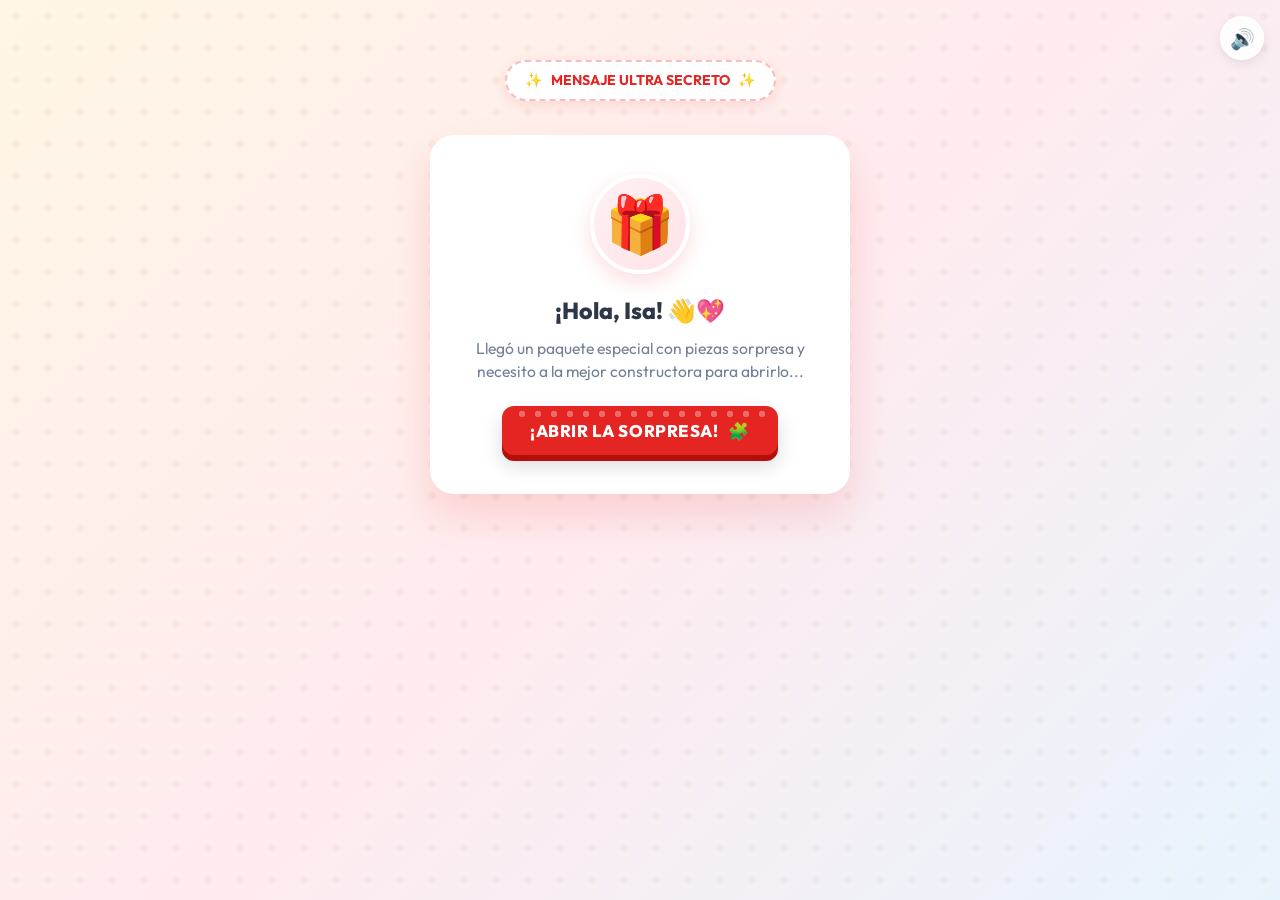
<file: index.html>
<!DOCTYPE html>
<html lang="es">
<head>
  <meta charset="UTF-8">
  <meta name="viewport" content="width=device-width, initial-scale=1.0">
  <title>¡Invitación Especial para Isa! 🧩✨</title>
  
  <!-- Tipografía Google Fonts -->
  <link rel="preconnect" href="https://fonts.googleapis.com">
  <link rel="preconnect" href="https://fonts.gstatic.com" crossorigin>
  <link href="https://fonts.googleapis.com/css2?family=Outfit:wght@400;600;700;800;900&family=Nunito:wght@400;600;700;800&display=swap" rel="stylesheet">
  
  <!-- Estilos principales -->
  <link rel="stylesheet" href="style.css">
  <link rel="icon" href="data:image/svg+xml,<svg xmlns=%22http://www.w3.org/2000/svg%22 viewBox=%220 0 100 100%22><text y=%22.9em%22 font-size=%2290%22>🧩</text></svg>">
</head>
<body>

  <!-- Fondo interactivo con patrón de studs Lego -->
  <div class="lego-bg-pattern"></div>

  <!-- Canvas para confeti de bloques -->
  <canvas id="confetti-canvas"></canvas>

  <!-- Botones flotantes superiores -->
  <div class="top-bar">
    <button class="icon-btn" id="sound-toggle" title="Activar/Silenciar sonido" aria-label="Sonido">🔊</button>
  </div>

  <main class="container">

    <!-- ==========================================
         FASE 1: LA CAJA SORPRESA / INTRO
         ========================================== -->
    <section class="box-stage" id="intro-box">
      <div class="text-center" style="margin-bottom: 20px;">
        <div class="header-badge">
          <span>✨</span> MENSAJE ULTRA SECRETO <span>✨</span>
        </div>
      </div>

      <div class="gift-card" id="gift-card-trigger">
        <div class="gift-icon-wrap">
          🎁
        </div>
        <h3>¡Hola, Isa! 👋💖</h3>
        <p>Llegó un paquete especial con piezas sorpresa y necesito a la mejor constructora para abrirlo...</p>
        
        <button class="lego-btn with-studs" id="open-box-btn">
          <span>¡Abrir la sorpresa!</span>
          <span>🧩</span>
        </button>
      </div>
    </section>


    <!-- ==========================================
         FASE 2: EL CONTENIDO DE LA INVITACIÓN
         ========================================== -->
    <section id="invitation-content">
      
      <!-- Encabezado Principal -->
      <header class="text-center">
        <div class="header-badge">
          <span>🧱</span> MISIÓN OFICIAL DE CONSTRUCTORES
        </div>
        <h1 class="main-title">
          ¿Armamos nuestros <span class="highlight">Legos Juntos?</span>
        </h1>
        <p class="subtitle">
          Compré estos dos sets pensando en nosotros. Es el plan perfecto para desconectarnos, poner buena música, botanear algo rico y armarlos pieza por pieza. 🥰
        </p>
      </header>

      <!-- Galería de los 2 Legos -->
      <div class="text-center" style="margin-top: 15px;">
        <span style="font-weight: 800; font-size: 1.05rem; color: #4A5568;">
          👇 ¿Cuál te gustaría armar a ti? (Haz clic para elegirlo)
        </span>
      </div>

      <div class="characters-grid">
        
        <!-- Tarjeta de Chase -->
        <article class="character-card chase-theme" data-char="Chase (Paw Patrol) 🐕">
          <span class="card-tag">El Más Valiente 🐾</span>
          
          <div class="character-img-wrap">
            <img src="assets/chase.png" alt="Lego Chase de Paw Patrol" loading="eager">
          </div>

          <div class="character-info">
            <h3>Chase (Paw Patrol) 🚨</h3>
            <p class="char-desc">El perrito policía más leal de todos, listo para el caso con su gorrita y uniforme.</p>
            
            <div class="char-stats">
              <span class="stat-chip">📏 9 cm</span>
              <span class="stat-chip">🧱 Nano Blocks</span>
              <span class="stat-chip">⭐ Nivel Pro</span>
            </div>

            <div class="select-indicator">
              🧩 Elegir este lego
            </div>
          </div>
        </article>

        <!-- Tarjeta de Blancanieves -->
        <article class="character-card blancanieves-theme selected" data-char="Blancanieves 🍎">
          <span class="card-tag">Princesa Mágica 👑</span>
          
          <div class="character-img-wrap">
            <img src="assets/blancanieves.png" alt="Lego Blancanieves" loading="eager">
          </div>

          <div class="character-info">
            <h3>Blancanieves 🍎</h3>
            <p class="char-desc">Con su icónico vestido azul y amarillo y su moño rojo. ¡Tierna, detallista y hermosa!</p>
            
            <div class="char-stats">
              <span class="stat-chip">🎀 Moño 3D</span>
              <span class="stat-chip">🧱 Nano Blocks</span>
              <span class="stat-chip">⭐ Amor puro</span>
            </div>

            <div class="select-indicator">
              ✨ ¡Elegido por Isa!
            </div>
          </div>
        </article>

      </div>

      <!-- Opción de Armar Ambos en Equipo -->
      <div class="team-option-card" id="team-option">
        <div class="team-content">
          <div class="team-icon">🤝</div>
          <div>
            <div class="team-title">Opción C: ¡Armar los dos juntos en equipo!</div>
            <div class="team-sub">Tú me ayudas con uno, yo te ayudo con el otro y nos reímos buscando las piezas enanas.</div>
          </div>
        </div>
        <span class="stat-chip team-badge" style="background: #EBF4FF; color: #2B6CB0; font-weight: 800;">Seleccionar</span>
      </div>


      <!-- ==========================================
           FASE 3: PLANIFICACIÓN DE LA CITA
           ========================================== -->
      
      <!-- Menú de Snacks -->
      <div class="planning-section">
        <div class="section-head">
          <div class="section-icon-badge">🍿</div>
          <div>
            <h4>El Menú Oficial de Construcción</h4>
            <p>Armar bloques da hambre... ¿qué se te antoja comer mientras armamos?</p>
          </div>
        </div>

        <div class="pills-grid">
          <div class="pill-choice snack-pill" data-snack="Pizza 🍕">
            <span class="pill-emoji">🍕</span>
            <span class="pill-label">Pizza</span>
          </div>
          <div class="pill-choice snack-pill active" data-snack="Gomitas & Dulces 🍬">
            <span class="pill-emoji">🍬</span>
            <span class="pill-label">Gomitas</span>
          </div>
          <div class="pill-choice snack-pill active" data-snack="Papas & Snacks 🍟">
            <span class="pill-emoji">🍟</span>
            <span class="pill-label">Papas fritas</span>
          </div>
          <div class="pill-choice snack-pill" data-snack="Helado cremoso 🍦">
            <span class="pill-emoji">🍦</span>
            <span class="pill-label">Helado</span>
          </div>
          <div class="pill-choice snack-pill" data-snack="Boba / Malteada 🧋">
            <span class="pill-emoji">🧋</span>
            <span class="pill-label">Boba / Bebida</span>
          </div>
          <div class="pill-choice snack-pill" data-snack="Chocolates 🍫">
            <span class="pill-emoji">🍫</span>
            <span class="pill-label">Chocolates</span>
          </div>
        </div>
      </div>

      <!-- Playlist / Ambiente -->
      <div class="planning-section">
        <div class="section-head">
          <div class="section-icon-badge" style="background: #EBF8FF; color: #3182CE;">🎶</div>
          <div>
            <h4>El Soundtrack de la Cita</h4>
            <p>¿Qué vibra le ponemos a la sesión de construcción?</p>
          </div>
        </div>

        <div class="pills-grid" style="grid-template-columns: repeat(auto-fit, minmax(150px, 1fr));">
          <div class="pill-choice music-pill active" data-music="Lo-fi Chill & Relajante 🎧">
            <span class="pill-emoji">🎧</span>
            <span class="pill-label">Lo-fi Chill</span>
          </div>
          <div class="pill-choice music-pill" data-music="Disney Hits & Clásicos 🏰">
            <span class="pill-emoji">🏰</span>
            <span class="pill-label">Disney Hits</span>
          </div>
          <div class="pill-choice music-pill" data-music="Pop & Chismesito 💃">
            <span class="pill-emoji">💃</span>
            <span class="pill-label">Pop & Chisme</span>
          </div>
          <div class="pill-choice music-pill" data-music="¡Isa tiene el control del Bluetooth! 📱">
            <span class="pill-emoji">📱</span>
            <span class="pill-label">Tú eres la DJ</span>
          </div>
        </div>
      </div>


      <!-- ==========================================
           FASE 4: LA GRAN PREGUNTA
           ========================================== -->
      <div class="proposal-box">
        <h3>¿Aceptas esta cita de legos, Isa? 🧩✨</h3>
        <p>Prometo buena plática, risas aseguradas, paciencia si se cae un piso y cero presiones.</p>

        <div class="btn-actions-wrap">
          <button class="lego-btn with-studs yes-btn" id="yes-btn">
            <span>¡SIII, ME ENCANTA!</span>
            <span>💖🥳</span>
          </button>

          <button class="no-btn" id="no-btn">
            Mmm no sé... 🤔
          </button>
        </div>
      </div>


      <!-- ==========================================
           FASE 5: EL PASE VIP DE CONFIRMACIÓN
           ========================================== -->
      <div id="ticket-view">
        <div class="vip-ticket">
          <div class="ticket-header">
            <div class="ticket-badge">Pase Oficial de Construcción</div>
            <h3>¡CITA DE LEGOS CONFIRMADA! 🎉</h3>
            <p style="font-size: 0.95rem; opacity: 0.95; margin-top: 4px;">Acceso VIP garantizado para una tarde increíble</p>
          </div>

          <div class="ticket-body">
            <div class="ticket-row">
              <span class="ticket-label"><span>👩‍🎨</span> Constructora Estrella:</span>
              <span class="ticket-val" style="color: var(--lego-pink); font-size: 1.15rem;">Isa 💕</span>
            </div>

            <div class="ticket-row">
              <span class="ticket-label"><span>🧩</span> Lego Elegido:</span>
              <span class="ticket-val" id="pass-character">Blancanieves 🍎</span>
            </div>

            <div class="ticket-row">
              <span class="ticket-label"><span>🍿</span> Menú de Snacks:</span>
              <span class="ticket-val" id="pass-snacks">Gomitas, Papas</span>
            </div>

            <div class="ticket-row">
              <span class="ticket-label"><span>🎵</span> Soundtrack:</span>
              <span class="ticket-val" id="pass-music">Lo-fi Chill</span>
            </div>

            <div class="ticket-row">
              <span class="ticket-label"><span>📅</span> Estado:</span>
              <span class="ticket-val" id="pass-time" style="color: #00A859;">¡Listo para coordinar fecha!</span>
            </div>

            <div class="ticket-divider"></div>

            <div style="background: #FFFDF5; border: 1px solid #FEEBC8; padding: 14px 18px; border-radius: 12px; margin-bottom: 20px; font-size: 0.88rem; color: #744210; text-align: center;">
              📌 <strong>Cláusula Oficial:</strong> Si se pierde una pieza miniatura bajo el sillón, está prohibido rendirse hasta encontrarla.
            </div>

            <div class="ticket-actions">
              <a href="https://wa.me/573225106265?text=%C2%A1Hola!%20%F0%9F%92%96%E2%9C%A8%20Ya%20vi%20la%20invitaci%C3%B3n%20y%20%C2%A1SIII%2C%20acepto%20armar%20los%20legos%20contigo!%20%F0%9F%A7%A9%F0%9F%8E%89" target="_blank" class="lego-btn with-studs whatsapp-btn text-center" id="whatsapp-btn">
                <span>💬 Avisar por WhatsApp que sí acepto</span>
              </a>

              <button class="lego-btn" id="copy-msg-btn" style="background: #4A5568; box-shadow: 0 5px 0 #2D3748; font-size: 0.92rem;">
                <span>📋 Copiar mensaje para enviarlo</span>
              </button>
            </div>
          </div>
        </div>
      </div>

    </section>

  </main>

  <!-- Lógica interactiva -->
  <script src="app.js"></script>
</body>
</html>
</file>
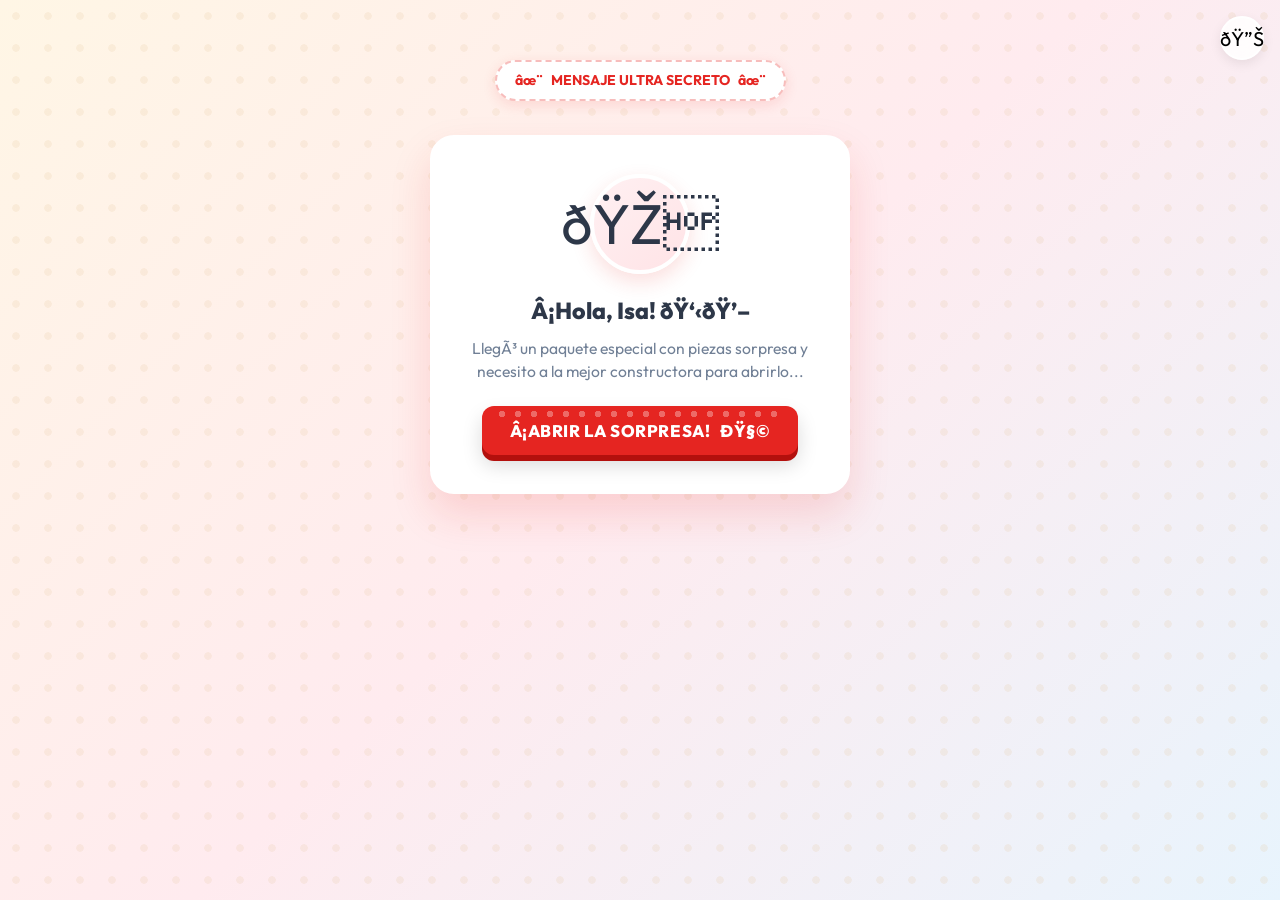
<file: standalone.html>
﻿<!DOCTYPE html>
<html lang="es">
<head>
  <meta charset="UTF-8">
  <meta name="viewport" content="width=device-width, initial-scale=1.0">
  <title>Â¡InvitaciÃ³n Especial para Isa! ðŸ§©âœ¨</title>
  
  <!-- TipografÃ­a Google Fonts -->
  <link rel="preconnect" href="https://fonts.googleapis.com">
  <link rel="preconnect" href="https://fonts.gstatic.com" crossorigin>
  <link href="https://fonts.googleapis.com/css2?family=Outfit:wght@400;600;700;800;900&family=Nunito:wght@400;600;700;800&display=swap" rel="stylesheet">
  
  <!-- Estilos principales -->
  <style>
/* ============================================================
   ESTILOS: INVITACIÃ“N DE LEGOS PARA ISA ðŸ§©âœ¨
   ============================================================ */

:root {
  --lego-red: #E52521;
  --lego-red-dark: #B3100D;
  --lego-blue: #006CB7;
  --lego-blue-dark: #004D84;
  --lego-yellow: #FFD500;
  --lego-yellow-dark: #D4AF00;
  --lego-green: #00A859;
  --lego-green-dark: #007A41;
  --lego-pink: #FF6584;
  --lego-pink-dark: #E04868;
  --lego-purple: #6C5CE7;
  --lego-purple-dark: #5141CA;

  --bg-gradient: linear-gradient(135deg, #FFF6E5 0%, #FFEBEF 50%, #E8F4FD 100%);
  --card-bg: rgba(255, 255, 255, 0.92);
  --card-border: rgba(255, 255, 255, 0.8);
  --text-main: #2D3748;
  --text-muted: #718096;
  --shadow-soft: 0 10px 30px rgba(0, 0, 0, 0.08);
  --shadow-float: 0 20px 40px rgba(229, 37, 33, 0.15);
  --radius-xl: 24px;
  --radius-lg: 16px;
  --radius-md: 12px;
}

* {
  box-sizing: border-box;
  margin: 0;
  padding: 0;
  font-family: 'Outfit', 'Nunito', system-ui, -apple-system, BlinkMacSystemFont, "Segoe UI", Roboto, sans-serif;
  -webkit-tap-highlight-color: transparent;
}

body {
  min-height: 100vh;
  background: var(--bg-gradient);
  color: var(--text-main);
  overflow-x: hidden;
  position: relative;
  line-height: 1.5;
}

/* Background Lego Stud Grid Pattern */
.lego-bg-pattern {
  position: fixed;
  inset: 0;
  background-image: 
    radial-gradient(circle, rgba(230, 200, 160, 0.25) 3.5px, transparent 4px);
  background-size: 32px 32px;
  pointer-events: none;
  z-index: 0;
  opacity: 0.8;
}

/* Floating interactive canvas */
#confetti-canvas {
  position: fixed;
  inset: 0;
  pointer-events: none;
  z-index: 999;
}

/* Top Floating Bar */
.top-bar {
  position: fixed;
  top: 16px;
  right: 16px;
  z-index: 50;
  display: flex;
  gap: 10px;
}

.icon-btn {
  background: rgba(255, 255, 255, 0.85);
  backdrop-filter: blur(8px);
  border: 2px solid white;
  width: 44px;
  height: 44px;
  border-radius: 50%;
  display: flex;
  align-items: center;
  justify-content: center;
  font-size: 1.25rem;
  cursor: pointer;
  box-shadow: 0 4px 12px rgba(0,0,0,0.08);
  transition: transform 0.2s, background 0.2s;
}

.icon-btn:hover {
  transform: scale(1.1);
  background: white;
}

/* Main Container */
.container {
  max-width: 780px;
  margin: 0 auto;
  padding: 30px 20px 80px;
  position: relative;
  z-index: 10;
}

/* Header Section */
.header-badge {
  display: inline-flex;
  align-items: center;
  gap: 8px;
  background: white;
  padding: 8px 18px;
  border-radius: 50px;
  font-weight: 700;
  font-size: 0.88rem;
  color: var(--lego-red);
  box-shadow: 0 4px 14px rgba(229, 37, 33, 0.12);
  border: 2px dashed rgba(229, 37, 33, 0.3);
  margin-bottom: 14px;
  animation: pulse-soft 2.5s infinite;
}

.main-title {
  font-size: clamp(2rem, 5vw, 3rem);
  font-weight: 900;
  color: #1A202C;
  letter-spacing: -0.02em;
  line-height: 1.15;
  margin-bottom: 12px;
}

.main-title .highlight {
  background: linear-gradient(135deg, var(--lego-red), #FF6B6B);
  -webkit-background-clip: text;
  -webkit-text-fill-color: transparent;
  display: inline-block;
}

.subtitle {
  font-size: clamp(1rem, 2.5vw, 1.18rem);
  color: var(--text-muted);
  max-width: 580px;
  margin: 0 auto 30px;
}

.text-center {
  text-align: center;
}

/* Unboxing Envelope / Gift Box Section */
.box-stage {
  perspective: 1000px;
  margin: 30px auto;
  max-width: 420px;
}

.gift-card {
  background: white;
  border-radius: var(--radius-xl);
  padding: 36px 28px;
  text-align: center;
  box-shadow: var(--shadow-float);
  border: 3px solid #FFF;
  position: relative;
  cursor: pointer;
  transition: transform 0.35s cubic-bezier(0.175, 0.885, 0.32, 1.275), box-shadow 0.35s ease;
}

.gift-card:hover {
  transform: translateY(-6px) scale(1.02);
  box-shadow: 0 25px 50px rgba(229, 37, 33, 0.22);
}

.gift-icon-wrap {
  width: 100px;
  height: 100px;
  margin: 0 auto 20px;
  background: linear-gradient(135deg, #FFF0F2 0%, #FFE3E6 100%);
  border-radius: 50%;
  display: flex;
  align-items: center;
  justify-content: center;
  font-size: 3.5rem;
  border: 4px solid white;
  box-shadow: 0 8px 20px rgba(229, 37, 33, 0.15);
  animation: bounce-gentle 2s infinite ease-in-out;
}

.gift-card h3 {
  font-size: 1.45rem;
  font-weight: 800;
  margin-bottom: 8px;
  color: #2D3748;
}

.gift-card p {
  color: var(--text-muted);
  font-size: 0.98rem;
  margin-bottom: 22px;
}

/* Lego 3D Buttons */
.lego-btn {
  display: inline-flex;
  align-items: center;
  justify-content: center;
  gap: 10px;
  padding: 14px 28px;
  font-size: 1.05rem;
  font-weight: 800;
  text-transform: uppercase;
  letter-spacing: 0.03em;
  color: white;
  background: var(--lego-red);
  border: none;
  border-radius: var(--radius-md);
  box-shadow: 0 6px 0 var(--lego-red-dark), 0 10px 20px rgba(0,0,0,0.15);
  cursor: pointer;
  transition: all 0.15s ease;
  position: relative;
  text-decoration: none;
  user-select: none;
}

.lego-btn:hover {
  transform: translateY(-2px);
  box-shadow: 0 8px 0 var(--lego-red-dark), 0 14px 25px rgba(0,0,0,0.2);
}

.lego-btn:active {
  transform: translateY(4px);
  box-shadow: 0 2px 0 var(--lego-red-dark), 0 4px 10px rgba(0,0,0,0.15);
}

.lego-btn.blue {
  background: var(--lego-blue);
  box-shadow: 0 6px 0 var(--lego-blue-dark), 0 10px 20px rgba(0, 108, 183, 0.25);
}
.lego-btn.blue:hover {
  box-shadow: 0 8px 0 var(--lego-blue-dark), 0 14px 25px rgba(0, 108, 183, 0.35);
}
.lego-btn.blue:active {
  box-shadow: 0 2px 0 var(--lego-blue-dark);
}

.lego-btn.green {
  background: var(--lego-green);
  box-shadow: 0 6px 0 var(--lego-green-dark), 0 10px 20px rgba(0, 168, 89, 0.25);
}
.lego-btn.green:hover {
  box-shadow: 0 8px 0 var(--lego-green-dark), 0 14px 25px rgba(0, 168, 89, 0.35);
}
.lego-btn.green:active {
  box-shadow: 0 2px 0 var(--lego-green-dark);
}

.lego-btn.pink {
  background: var(--lego-pink);
  box-shadow: 0 6px 0 var(--lego-pink-dark), 0 10px 20px rgba(255, 101, 132, 0.3);
}
.lego-btn.pink:hover {
  box-shadow: 0 8px 0 var(--lego-pink-dark), 0 14px 25px rgba(255, 101, 132, 0.4);
}
.lego-btn.pink:active {
  box-shadow: 0 2px 0 var(--lego-pink-dark);
}

/* Lego Studs on top of buttons */
.with-studs::before {
  content: "";
  position: absolute;
  top: 5px;
  left: 12px;
  right: 12px;
  height: 6px;
  background-image: radial-gradient(circle, rgba(255, 255, 255, 0.45) 3px, transparent 3.5px);
  background-size: 16px 6px;
  pointer-events: none;
  opacity: 0.7;
}

/* Invitation Main Content (initially hidden or shown smoothly) */
#invitation-content {
  display: none;
  opacity: 0;
  transform: translateY(20px);
  transition: opacity 0.6s ease, transform 0.6s ease;
}

#invitation-content.visible {
  display: block;
  opacity: 1;
  transform: translateY(0);
}

/* Character Showcase Grid */
.characters-grid {
  display: grid;
  grid-template-columns: repeat(auto-fit, minmax(280px, 1fr));
  gap: 22px;
  margin: 28px 0 35px;
}

.character-card {
  background: white;
  border-radius: var(--radius-xl);
  padding: 24px;
  text-align: center;
  position: relative;
  box-shadow: var(--shadow-soft);
  border: 3px solid transparent;
  transition: all 0.3s cubic-bezier(0.165, 0.84, 0.44, 1);
  display: flex;
  flex-direction: column;
  justify-content: space-between;
  cursor: pointer;
}

.character-card:hover {
  transform: translateY(-6px);
  box-shadow: 0 16px 32px rgba(0, 0, 0, 0.12);
}

.character-card.selected {
  border-color: var(--lego-pink);
  box-shadow: 0 12px 30px rgba(255, 101, 132, 0.25);
  background: linear-gradient(180deg, #FFFFFF 0%, #FFF5F7 100%);
}

.character-card.chase-theme {
  border-top: 6px solid var(--lego-blue);
}
.character-card.blancanieves-theme {
  border-top: 6px solid var(--lego-red);
}

.card-tag {
  position: absolute;
  top: 14px;
  right: 14px;
  padding: 4px 12px;
  border-radius: 30px;
  font-size: 0.78rem;
  font-weight: 800;
  text-transform: uppercase;
}

.chase-theme .card-tag {
  background: #E8F4FD;
  color: var(--lego-blue);
}

.blancanieves-theme .card-tag {
  background: #FFEBEF;
  color: var(--lego-red);
}

.character-img-wrap {
  width: 100%;
  height: 240px;
  display: flex;
  align-items: center;
  justify-content: center;
  margin: 15px 0 10px;
  background: radial-gradient(circle, #F8FAFC 0%, #EDF2F7 100%);
  border-radius: var(--radius-lg);
  overflow: hidden;
  padding: 10px;
  position: relative;
}

.character-img-wrap img {
  max-height: 210px;
  max-width: 90%;
  object-fit: contain;
  filter: drop-shadow(0 10px 15px rgba(0,0,0,0.12));
  transition: transform 0.4s ease;
}

.character-card:hover .character-img-wrap img {
  transform: scale(1.08) rotate(-1deg);
}

.character-info h3 {
  font-size: 1.4rem;
  font-weight: 800;
  margin-top: 8px;
  color: #1A202C;
}

.character-info .char-desc {
  font-size: 0.9rem;
  color: var(--text-muted);
  margin: 6px 0 14px;
}

.char-stats {
  display: flex;
  justify-content: center;
  gap: 12px;
  margin-bottom: 16px;
}

.stat-chip {
  background: #F7FAFC;
  padding: 5px 12px;
  border-radius: 20px;
  font-size: 0.78rem;
  font-weight: 700;
  color: #4A5568;
  border: 1px solid #E2E8F0;
}

.select-indicator {
  display: flex;
  align-items: center;
  justify-content: center;
  gap: 8px;
  padding: 10px;
  border-radius: var(--radius-md);
  font-size: 0.88rem;
  font-weight: 800;
  background: #EDF2F7;
  color: #718096;
  transition: all 0.25s ease;
}

.character-card.selected .select-indicator {
  background: var(--lego-pink);
  color: white;
}

/* Team Building Option */
.team-option-card {
  background: white;
  border-radius: var(--radius-lg);
  padding: 18px 24px;
  margin-bottom: 35px;
  display: flex;
  align-items: center;
  justify-content: space-between;
  gap: 16px;
  box-shadow: var(--shadow-soft);
  cursor: pointer;
  border: 2px dashed #CBD5E0;
  transition: all 0.25s ease;
}

.team-option-card:hover {
  border-color: var(--lego-purple);
  transform: translateY(-2px);
}

.team-option-card.selected {
  border: 2px solid var(--lego-purple);
  background: #F6F4FE;
}

.team-content {
  display: flex;
  align-items: center;
  gap: 16px;
}

.team-icon {
  font-size: 2rem;
  background: #EDE9FE;
  width: 50px;
  height: 50px;
  display: flex;
  align-items: center;
  justify-content: center;
  border-radius: 12px;
}

.team-title {
  font-weight: 800;
  font-size: 1.05rem;
  color: #1A202C;
}

.team-sub {
  font-size: 0.86rem;
  color: var(--text-muted);
}

/* Customizer Sections (Snacks, Music, Vibe) */
.planning-section {
  background: white;
  border-radius: var(--radius-xl);
  padding: 28px;
  margin-bottom: 30px;
  box-shadow: var(--shadow-soft);
}

.section-head {
  display: flex;
  align-items: center;
  gap: 12px;
  margin-bottom: 18px;
}

.section-icon-badge {
  width: 42px;
  height: 42px;
  border-radius: 12px;
  background: #FFF5F5;
  color: var(--lego-red);
  display: flex;
  align-items: center;
  justify-content: center;
  font-size: 1.3rem;
}

.section-head h4 {
  font-size: 1.2rem;
  font-weight: 800;
  color: #1A202C;
}

.section-head p {
  font-size: 0.86rem;
  color: var(--text-muted);
}

/* Pills Grid */
.pills-grid {
  display: grid;
  grid-template-columns: repeat(auto-fill, minmax(130px, 1fr));
  gap: 12px;
}

.pill-choice {
  background: #F8FAFC;
  border: 2px solid #E2E8F0;
  border-radius: 14px;
  padding: 12px 14px;
  text-align: center;
  cursor: pointer;
  transition: all 0.2s ease;
  user-select: none;
}

.pill-choice:hover {
  border-color: #CBD5E0;
  transform: translateY(-2px);
}

.pill-choice.active {
  background: #FFF0F3;
  border-color: var(--lego-pink);
  box-shadow: 0 4px 12px rgba(255, 101, 132, 0.2);
}

.pill-emoji {
  font-size: 1.6rem;
  margin-bottom: 4px;
  display: block;
}

.pill-label {
  font-size: 0.88rem;
  font-weight: 700;
  color: #2D3748;
}

.pill-choice.active .pill-label {
  color: var(--lego-pink-dark);
}

/* The Grand Question Section */
.proposal-box {
  background: linear-gradient(135deg, #FFFFFF 0%, #FFF9F2 100%);
  border-radius: var(--radius-xl);
  padding: 36px 28px;
  text-align: center;
  box-shadow: var(--shadow-float);
  border: 3px solid #FFE4B5;
  margin-top: 35px;
  position: relative;
}

.proposal-box h3 {
  font-size: clamp(1.5rem, 4vw, 2rem);
  font-weight: 900;
  color: #1A202C;
  margin-bottom: 10px;
}

.proposal-box p {
  color: var(--text-muted);
  font-size: 1.05rem;
  margin-bottom: 28px;
}

.btn-actions-wrap {
  display: flex;
  align-items: center;
  justify-content: center;
  gap: 20px;
  flex-wrap: wrap;
  position: relative;
  min-height: 80px;
}

.yes-btn {
  font-size: 1.25rem !important;
  padding: 18px 40px !important;
  background: linear-gradient(135deg, #00A859 0%, #059669 100%) !important;
  box-shadow: 0 8px 0 #007A41, 0 16px 30px rgba(0, 168, 89, 0.35) !important;
  animation: pulse-grow 1.8s infinite;
}

.no-btn {
  padding: 12px 24px;
  font-size: 0.95rem;
  font-weight: 700;
  background: #EDF2F7;
  color: #718096;
  border: 2px solid #CBD5E0;
  border-radius: var(--radius-md);
  cursor: pointer;
  transition: all 0.2s cubic-bezier(0.175, 0.885, 0.32, 1.275);
  user-select: none;
}

/* Celebration VIP Ticket Modal/Card */
#ticket-view {
  display: none;
  opacity: 0;
  transform: scale(0.95);
  transition: opacity 0.5s ease, transform 0.5s ease;
  margin-top: 30px;
}

#ticket-view.show {
  display: block;
  opacity: 1;
  transform: scale(1);
}

.vip-ticket {
  background: white;
  border-radius: var(--radius-xl);
  overflow: hidden;
  box-shadow: 0 25px 50px rgba(0, 0, 0, 0.15);
  border: 4px solid #FFE169;
  position: relative;
}

.ticket-header {
  background: linear-gradient(135deg, #FF4B72 0%, #FF8066 100%);
  color: white;
  padding: 24px;
  text-align: center;
  position: relative;
}

.ticket-header h3 {
  font-size: 1.6rem;
  font-weight: 900;
  letter-spacing: -0.01em;
}

.ticket-badge {
  display: inline-block;
  background: rgba(255, 255, 255, 0.25);
  backdrop-filter: blur(4px);
  padding: 4px 14px;
  border-radius: 20px;
  font-size: 0.8rem;
  font-weight: 800;
  text-transform: uppercase;
  margin-bottom: 8px;
}

.ticket-body {
  padding: 28px;
}

.ticket-row {
  display: flex;
  justify-content: space-between;
  align-items: center;
  padding: 14px 0;
  border-bottom: 1px dashed #E2E8F0;
}

.ticket-row:last-child {
  border-bottom: none;
}

.ticket-label {
  font-size: 0.9rem;
  color: var(--text-muted);
  font-weight: 600;
  display: flex;
  align-items: center;
  gap: 8px;
}

.ticket-val {
  font-weight: 800;
  font-size: 1rem;
  color: #1A202C;
  text-align: right;
}

.ticket-divider {
  position: relative;
  height: 24px;
  background: #F8FAFC;
  border-top: 2px dashed #CBD5E0;
  border-bottom: 2px dashed #CBD5E0;
  margin: 10px 0;
}

.ticket-divider::before,
.ticket-divider::after {
  content: "";
  position: absolute;
  top: 50%;
  transform: translateY(-50%);
  width: 24px;
  height: 24px;
  background: var(--bg-gradient);
  border-radius: 50%;
}
.ticket-divider::before { left: -14px; }
.ticket-divider::after { right: -14px; }

.ticket-actions {
  display: flex;
  flex-direction: column;
  gap: 12px;
  margin-top: 24px;
}

.whatsapp-btn {
  background: #25D366 !important;
  box-shadow: 0 6px 0 #128C7E, 0 12px 25px rgba(37, 211, 102, 0.3) !important;
  color: white !important;
  font-size: 1.15rem !important;
}

.whatsapp-btn:hover {
  box-shadow: 0 8px 0 #128C7E, 0 16px 30px rgba(37, 211, 102, 0.4) !important;
}

/* Animations */
@keyframes bounce-gentle {
  0%, 100% { transform: translateY(0); }
  50% { transform: translateY(-10px); }
}

@keyframes pulse-soft {
  0%, 100% { transform: scale(1); }
  50% { transform: scale(1.04); }
}

@keyframes pulse-grow {
  0%, 100% { transform: scale(1); }
  50% { transform: scale(1.05); }
}

/* Mobile Responsiveness & Touch Optimization */
@media (max-width: 600px) {
  html, body {
    overflow-x: hidden;
    width: 100%;
  }

  .container {
    padding: 16px 14px 60px;
    width: 100%;
    max-width: 100%;
  }

  .top-bar {
    top: 12px;
    right: 12px;
  }

  .icon-btn {
    width: 40px;
    height: 40px;
    font-size: 1.1rem;
  }

  .header-badge {
    font-size: 0.8rem;
    padding: 6px 14px;
    margin-bottom: 10px;
  }

  .main-title {
    font-size: 1.85rem;
    margin-bottom: 10px;
  }

  .subtitle {
    font-size: 0.95rem;
    margin-bottom: 22px;
  }

  .gift-card {
    padding: 26px 18px;
    border-radius: 20px;
  }

  .gift-icon-wrap {
    width: 80px;
    height: 80px;
    font-size: 2.8rem;
    margin-bottom: 16px;
  }

  .characters-grid {
    grid-template-columns: 1fr;
    gap: 16px;
    margin: 20px 0 24px;
  }

  .character-card {
    padding: 18px;
    border-radius: 20px;
  }

  .character-img-wrap {
    height: 200px;
    margin: 10px 0 8px;
  }

  .character-img-wrap img {
    max-height: 180px;
  }

  .character-info h3 {
    font-size: 1.25rem;
  }

  .char-stats {
    flex-wrap: wrap;
    gap: 8px;
  }

  .team-option-card {
    padding: 14px 16px;
    flex-direction: column;
    text-align: center;
    gap: 12px;
    margin-bottom: 24px;
  }

  .team-content {
    flex-direction: column;
    gap: 10px;
  }

  .planning-section {
    padding: 20px 16px;
    border-radius: 20px;
    margin-bottom: 20px;
  }

  .section-head {
    margin-bottom: 14px;
  }

  .section-icon-badge {
    width: 38px;
    height: 38px;
    font-size: 1.15rem;
  }

  .section-head h4 {
    font-size: 1.08rem;
  }

  .pills-grid {
    grid-template-columns: repeat(2, 1fr);
    gap: 10px;
  }

  .pill-choice {
    padding: 12px 10px;
    border-radius: 12px;
    min-height: 60px;
    display: flex;
    flex-direction: column;
    justify-content: center;
    align-items: center;
    touch-action: manipulation;
  }

  .pill-emoji {
    font-size: 1.45rem;
  }

  .pill-label {
    font-size: 0.82rem;
  }

  .proposal-box {
    padding: 26px 18px;
    border-radius: 20px;
    margin-top: 24px;
  }

  .proposal-box h3 {
    font-size: 1.45rem;
  }

  .proposal-box p {
    font-size: 0.95rem;
    margin-bottom: 22px;
  }

  .btn-actions-wrap {
    flex-direction: column;
    width: 100%;
    min-height: 130px;
    gap: 14px;
  }

  .lego-btn {
    width: 100%;
    font-size: 1.05rem;
    padding: 15px 20px;
    touch-action: manipulation;
  }

  .yes-btn {
    width: 100% !important;
    font-size: 1.15rem !important;
    padding: 16px 20px !important;
  }

  .no-btn {
    width: 100%;
    padding: 14px 20px;
    font-size: 0.95rem;
    touch-action: manipulation;
  }

  .vip-ticket {
    border-radius: 20px;
  }

  .ticket-header {
    padding: 20px 16px;
  }

  .ticket-header h3 {
    font-size: 1.35rem;
  }

  .ticket-body {
    padding: 20px 16px;
  }

  .ticket-row {
    flex-direction: column;
    align-items: flex-start;
    gap: 4px;
    padding: 10px 0;
  }

  .ticket-val {
    text-align: left;
    font-size: 0.95rem;
  }

  .whatsapp-btn {
    font-size: 1.08rem !important;
    padding: 16px 16px !important;
  }
}

</style>
  <link rel="icon" href="data:image/svg+xml,<svg xmlns=%22http://www.w3.org/2000/svg%22 viewBox=%220 0 100 100%22><text y=%22.9em%22 font-size=%2290%22>ðŸ§©</text></svg>">
</head>
<body>

  <!-- Fondo interactivo con patrÃ³n de studs Lego -->
  <div class="lego-bg-pattern"></div>

  <!-- Canvas para confeti de bloques -->
  <canvas id="confetti-canvas"></canvas>

  <!-- Botones flotantes superiores -->
  <div class="top-bar">
    <button class="icon-btn" id="sound-toggle" title="Activar/Silenciar sonido" aria-label="Sonido">ðŸ”Š</button>
  </div>

  <main class="container">

    <!-- ==========================================
         FASE 1: LA CAJA SORPRESA / INTRO
         ========================================== -->
    <section class="box-stage" id="intro-box">
      <div class="text-center" style="margin-bottom: 20px;">
        <div class="header-badge">
          <span>âœ¨</span> MENSAJE ULTRA SECRETO <span>âœ¨</span>
        </div>
      </div>

      <div class="gift-card" id="gift-card-trigger">
        <div class="gift-icon-wrap">
          ðŸŽ
        </div>
        <h3>Â¡Hola, Isa! ðŸ‘‹ðŸ’–</h3>
        <p>LlegÃ³ un paquete especial con piezas sorpresa y necesito a la mejor constructora para abrirlo...</p>
        
        <button class="lego-btn with-studs" id="open-box-btn">
          <span>Â¡Abrir la sorpresa!</span>
          <span>ðŸ§©</span>
        </button>
      </div>
    </section>


    <!-- ==========================================
         FASE 2: EL CONTENIDO DE LA INVITACIÃ“N
         ========================================== -->
    <section id="invitation-content">
      
      <!-- Encabezado Principal -->
      <header class="text-center">
        <div class="header-badge">
          <span>ðŸ§±</span> MISIÃ“N OFICIAL DE CONSTRUCTORES
        </div>
        <h1 class="main-title">
          Â¿Armamos nuestros <span class="highlight">Legos Juntos?</span>
        </h1>
        <p class="subtitle">
          ComprÃ© estos dos sets pensando en nosotros. Es el plan perfecto para desconectarnos, poner buena mÃºsica, botanear algo rico y armarlos pieza por pieza. ðŸ¥°
        </p>
      </header>

      <!-- GalerÃ­a de los 2 Legos -->
      <div class="text-center" style="margin-top: 15px;">
        <span style="font-weight: 800; font-size: 1.05rem; color: #4A5568;">
          ðŸ‘‡ Â¿CuÃ¡l te gustarÃ­a armar a ti? (Haz clic para elegirlo)
        </span>
      </div>

      <div class="characters-grid">
        
        <!-- Tarjeta de Chase -->
        <article class="character-card chase-theme" data-char="Chase (Paw Patrol) ðŸ•">
          <span class="card-tag">El MÃ¡s Valiente ðŸ¾</span>
          
          <div class="character-img-wrap">
            <img src="[data-uri]" alt="Lego Chase de Paw Patrol" loading="eager">
          </div>

          <div class="character-info">
            <h3>Chase (Paw Patrol) ðŸš¨</h3>
            <p class="char-desc">El perrito policÃ­a mÃ¡s leal de todos, listo para el caso con su gorrita y uniforme.</p>
            
            <div class="char-stats">
              <span class="stat-chip">ðŸ“ 9 cm</span>
              <span class="stat-chip">ðŸ§± Nano Blocks</span>
              <span class="stat-chip">â­ Nivel Pro</span>
            </div>

            <div class="select-indicator">
              ðŸ§© Elegir este lego
            </div>
          </div>
        </article>

        <!-- Tarjeta de Blancanieves -->
        <article class="character-card blancanieves-theme selected" data-char="Blancanieves ðŸŽ">
          <span class="card-tag">Princesa MÃ¡gica ðŸ‘‘</span>
          
          <div class="character-img-wrap">
            <img src="[data-uri]" alt="Lego Blancanieves" loading="eager">
          </div>

          <div class="character-info">
            <h3>Blancanieves ðŸŽ</h3>
            <p class="char-desc">Con su icÃ³nico vestido azul y amarillo y su moÃ±o rojo. Â¡Tierna, detallista y hermosa!</p>
            
            <div class="char-stats">
              <span class="stat-chip">ðŸŽ€ MoÃ±o 3D</span>
              <span class="stat-chip">ðŸ§± Nano Blocks</span>
              <span class="stat-chip">â­ Amor puro</span>
            </div>

            <div class="select-indicator">
              âœ¨ Â¡Elegido por Isa!
            </div>
          </div>
        </article>

      </div>

      <!-- OpciÃ³n de Armar Ambos en Equipo -->
      <div class="team-option-card" id="team-option">
        <div class="team-content">
          <div class="team-icon">ðŸ¤</div>
          <div>
            <div class="team-title">OpciÃ³n C: Â¡Armar los dos juntos en equipo!</div>
            <div class="team-sub">TÃº me ayudas con uno, yo te ayudo con el otro y nos reÃ­mos buscando las piezas enanas.</div>
          </div>
        </div>
        <span class="stat-chip team-badge" style="background: #EBF4FF; color: #2B6CB0; font-weight: 800;">Seleccionar</span>
      </div>


      <!-- ==========================================
           FASE 3: PLANIFICACIÃ“N DE LA CITA
           ========================================== -->
      
      <!-- MenÃº de Snacks -->
      <div class="planning-section">
        <div class="section-head">
          <div class="section-icon-badge">ðŸ¿</div>
          <div>
            <h4>El MenÃº Oficial de ConstrucciÃ³n</h4>
            <p>Armar bloques da hambre... Â¿quÃ© se te antoja comer mientras armamos?</p>
          </div>
        </div>

        <div class="pills-grid">
          <div class="pill-choice snack-pill" data-snack="Pizza ðŸ•">
            <span class="pill-emoji">ðŸ•</span>
            <span class="pill-label">Pizza</span>
          </div>
          <div class="pill-choice snack-pill active" data-snack="Gomitas & Dulces ðŸ¬">
            <span class="pill-emoji">ðŸ¬</span>
            <span class="pill-label">Gomitas</span>
          </div>
          <div class="pill-choice snack-pill active" data-snack="Papas & Snacks ðŸŸ">
            <span class="pill-emoji">ðŸŸ</span>
            <span class="pill-label">Papas fritas</span>
          </div>
          <div class="pill-choice snack-pill" data-snack="Helado cremoso ðŸ¦">
            <span class="pill-emoji">ðŸ¦</span>
            <span class="pill-label">Helado</span>
          </div>
          <div class="pill-choice snack-pill" data-snack="Boba / Malteada ðŸ§‹">
            <span class="pill-emoji">ðŸ§‹</span>
            <span class="pill-label">Boba / Bebida</span>
          </div>
          <div class="pill-choice snack-pill" data-snack="Chocolates ðŸ«">
            <span class="pill-emoji">ðŸ«</span>
            <span class="pill-label">Chocolates</span>
          </div>
        </div>
      </div>

      <!-- Playlist / Ambiente -->
      <div class="planning-section">
        <div class="section-head">
          <div class="section-icon-badge" style="background: #EBF8FF; color: #3182CE;">ðŸŽ¶</div>
          <div>
            <h4>El Soundtrack de la Cita</h4>
            <p>Â¿QuÃ© vibra le ponemos a la sesiÃ³n de construcciÃ³n?</p>
          </div>
        </div>

        <div class="pills-grid" style="grid-template-columns: repeat(auto-fit, minmax(150px, 1fr));">
          <div class="pill-choice music-pill active" data-music="Lo-fi Chill & Relajante ðŸŽ§">
            <span class="pill-emoji">ðŸŽ§</span>
            <span class="pill-label">Lo-fi Chill</span>
          </div>
          <div class="pill-choice music-pill" data-music="Disney Hits & ClÃ¡sicos ðŸ°">
            <span class="pill-emoji">ðŸ°</span>
            <span class="pill-label">Disney Hits</span>
          </div>
          <div class="pill-choice music-pill" data-music="Pop & Chismesito ðŸ’ƒ">
            <span class="pill-emoji">ðŸ’ƒ</span>
            <span class="pill-label">Pop & Chisme</span>
          </div>
          <div class="pill-choice music-pill" data-music="Â¡Isa tiene el control del Bluetooth! ðŸ“±">
            <span class="pill-emoji">ðŸ“±</span>
            <span class="pill-label">TÃº eres la DJ</span>
          </div>
        </div>
      </div>


      <!-- ==========================================
           FASE 4: LA GRAN PREGUNTA
           ========================================== -->
      <div class="proposal-box">
        <h3>Â¿Aceptas esta cita de legos, Isa? ðŸ§©âœ¨</h3>
        <p>Prometo buena plÃ¡tica, risas aseguradas, paciencia si se cae un piso y cero presiones.</p>

        <div class="btn-actions-wrap">
          <button class="lego-btn with-studs yes-btn" id="yes-btn">
            <span>Â¡SIII, ME ENCANTA!</span>
            <span>ðŸ’–ðŸ¥³</span>
          </button>

          <button class="no-btn" id="no-btn">
            Mmm no sÃ©... ðŸ¤”
          </button>
        </div>
      </div>


      <!-- ==========================================
           FASE 5: EL PASE VIP DE CONFIRMACIÃ“N
           ========================================== -->
      <div id="ticket-view">
        <div class="vip-ticket">
          <div class="ticket-header">
            <div class="ticket-badge">Pase Oficial de ConstrucciÃ³n</div>
            <h3>Â¡CITA DE LEGOS CONFIRMADA! ðŸŽ‰</h3>
            <p style="font-size: 0.95rem; opacity: 0.95; margin-top: 4px;">Acceso VIP garantizado para una tarde increÃ­ble</p>
          </div>

          <div class="ticket-body">
            <div class="ticket-row">
              <span class="ticket-label"><span>ðŸ‘©â€ðŸŽ¨</span> Constructora Estrella:</span>
              <span class="ticket-val" style="color: var(--lego-pink); font-size: 1.15rem;">Isa ðŸ’•</span>
            </div>

            <div class="ticket-row">
              <span class="ticket-label"><span>ðŸ§©</span> Lego Elegido:</span>
              <span class="ticket-val" id="pass-character">Blancanieves ðŸŽ</span>
            </div>

            <div class="ticket-row">
              <span class="ticket-label"><span>ðŸ¿</span> MenÃº de Snacks:</span>
              <span class="ticket-val" id="pass-snacks">Gomitas, Papas</span>
            </div>

            <div class="ticket-row">
              <span class="ticket-label"><span>ðŸŽµ</span> Soundtrack:</span>
              <span class="ticket-val" id="pass-music">Lo-fi Chill</span>
            </div>

            <div class="ticket-row">
              <span class="ticket-label"><span>ðŸ“…</span> Estado:</span>
              <span class="ticket-val" id="pass-time" style="color: #00A859;">Â¡Listo para coordinar fecha!</span>
            </div>

            <div class="ticket-divider"></div>

            <div style="background: #FFFDF5; border: 1px solid #FEEBC8; padding: 14px 18px; border-radius: 12px; margin-bottom: 20px; font-size: 0.88rem; color: #744210; text-align: center;">
              ðŸ“Œ <strong>ClÃ¡usula Oficial:</strong> Si se pierde una pieza miniatura bajo el sillÃ³n, estÃ¡ prohibido rendirse hasta encontrarla.
            </div>

            <div class="ticket-actions">
              <a href="https://wa.me/573225106265?text=%C2%A1Hola!%20%F0%9F%92%96%E2%9C%A8%20Ya%20vi%20la%20invitaci%C3%B3n%20y%20%C2%A1SIII%2C%20acepto%20armar%20los%20legos%20contigo!%20%F0%9F%A7%A9%F0%9F%8E%89" target="_blank" class="lego-btn with-studs whatsapp-btn text-center" id="whatsapp-btn">
                <span>ðŸ’¬ Avisar por WhatsApp que sÃ­ acepto</span>
              </a>

              <button class="lego-btn" id="copy-msg-btn" style="background: #4A5568; box-shadow: 0 5px 0 #2D3748; font-size: 0.92rem;">
                <span>ðŸ“‹ Copiar mensaje para enviarlo</span>
              </button>
            </div>
          </div>
        </div>
      </div>

    </section>

  </main>

  <!-- LÃ³gica interactiva -->
  <script>
/* ============================================================
   LÃ“GICA INTERACTIVA: INVITACIÃ“N DE LEGOS PARA ISA ðŸ§©âœ¨
   ============================================================ */

document.addEventListener('DOMContentLoaded', () => {
  // Estado de la invitaciÃ³n
  const state = {
    selectedCharacter: 'Blancanieves ðŸŽ',
    selectedSnacks: ['Gomitas & Dulces ðŸ¬', 'Papas & Snacks ðŸŸ'],
    selectedMusic: 'Lo-fi Chill & Relajante ðŸŽ§',
    isMuted: false,
    noClickCount: 0
  };

  // --- 1. SINTETIZADOR DE AUDIO (Web Audio API) ---
  let audioCtx = null;

  function initAudio() {
    if (!audioCtx) {
      const AudioContext = window.AudioContext || window.webkitAudioContext;
      if (AudioContext) {
        audioCtx = new AudioContext();
      }
    }
    if (audioCtx && audioCtx.state === 'suspended') {
      audioCtx.resume();
    }
  }

  // Sonido de clic plÃ¡stico tipo Lego
  function playLegoClick() {
    if (state.isMuted) return;
    initAudio();
    if (!audioCtx) return;

    try {
      const osc = audioCtx.createOscillator();
      const gain = audioCtx.createGain();
      osc.type = 'triangle';
      osc.frequency.setValueAtTime(440, audioCtx.currentTime);
      osc.frequency.exponentialRampToValueAtTime(880, audioCtx.currentTime + 0.04);
      osc.frequency.exponentialRampToValueAtTime(120, audioCtx.currentTime + 0.08);

      gain.gain.setValueAtTime(0.25, audioCtx.currentTime);
      gain.gain.exponentialRampToValueAtTime(0.01, audioCtx.currentTime + 0.08);

      osc.connect(gain);
      gain.connect(audioCtx.destination);

      osc.start();
      osc.stop(audioCtx.currentTime + 0.08);
    } catch (e) {
      console.log('Audio error:', e);
    }
  }

  // Sonido cÃ³mico "Boing" para el botÃ³n No
  function playBoing() {
    if (state.isMuted) return;
    initAudio();
    if (!audioCtx) return;

    try {
      const osc = audioCtx.createOscillator();
      const gain = audioCtx.createGain();
      osc.type = 'sine';
      osc.frequency.setValueAtTime(260, audioCtx.currentTime);
      osc.frequency.exponentialRampToValueAtTime(520, audioCtx.currentTime + 0.15);
      osc.frequency.exponentialRampToValueAtTime(220, audioCtx.currentTime + 0.3);

      gain.gain.setValueAtTime(0.3, audioCtx.currentTime);
      gain.gain.exponentialRampToValueAtTime(0.01, audioCtx.currentTime + 0.3);

      osc.connect(gain);
      gain.connect(audioCtx.destination);

      osc.start();
      osc.stop(audioCtx.currentTime + 0.3);
    } catch (e) {
      console.log('Audio error:', e);
    }
  }

  // Fanfarria alegre al decir que SÃ
  function playFanfare() {
    if (state.isMuted) return;
    initAudio();
    if (!audioCtx) return;

    const notes = [
      { f: 523.25, d: 0.12 }, // C5
      { f: 659.25, d: 0.12 }, // E5
      { f: 783.99, d: 0.15 }, // G5
      { f: 1046.50, d: 0.4 }  // C6
    ];

    let time = audioCtx.currentTime;
    notes.forEach((note, index) => {
      const osc = audioCtx.createOscillator();
      const gain = audioCtx.createGain();
      osc.type = 'square';
      osc.frequency.setValueAtTime(note.f, time);

      gain.gain.setValueAtTime(0.18, time);
      gain.gain.exponentialRampToValueAtTime(0.01, time + note.d);

      osc.connect(gain);
      gain.connect(audioCtx.destination);

      osc.start(time);
      osc.stop(time + note.d);

      time += note.d * 0.9;
    });
  }

  // Toggle Mute
  const soundToggleBtn = document.getElementById('sound-toggle');
  if (soundToggleBtn) {
    soundToggleBtn.addEventListener('click', () => {
      state.isMuted = !state.isMuted;
      soundToggleBtn.textContent = state.isMuted ? 'ðŸ”‡' : 'ðŸ”Š';
      if (!state.isMuted) playLegoClick();
    });
  }

  // --- 2. APERTURA DE LA CAJA / INVITACIÃ“N ---
  const openBoxBtn = document.getElementById('open-box-btn');
  const introBox = document.getElementById('intro-box');
  const invitationContent = document.getElementById('invitation-content');

  if (openBoxBtn && introBox && invitationContent) {
    openBoxBtn.addEventListener('click', () => {
      playLegoClick();
      createBrickBurst(openBoxBtn);

      introBox.style.transition = 'all 0.5s ease';
      introBox.style.opacity = '0';
      introBox.style.transform = 'scale(0.9)';

      setTimeout(() => {
        introBox.style.display = 'none';
        invitationContent.classList.add('visible');
        invitationContent.scrollIntoView({ behavior: 'smooth' });
      }, 450);
    });
  }

  // --- 3. SELECCIÃ“N DE PERSONAJES ---
  const charCards = document.querySelectorAll('.character-card');
  const teamOption = document.getElementById('team-option');

  function updateCharacterSelection(name) {
    state.selectedCharacter = name;
    playLegoClick();

    charCards.forEach(card => {
      if (card.dataset.char === name) {
        card.classList.add('selected');
        const indicator = card.querySelector('.select-indicator');
        if (indicator) indicator.innerHTML = 'âœ¨ Â¡Elegido por Isa!';
      } else {
        card.classList.remove('selected');
        const indicator = card.querySelector('.select-indicator');
        if (indicator) indicator.innerHTML = 'ðŸ§© Elegir este lego';
      }
    });

    if (teamOption) {
      if (name === 'Â¡Ambos en equipo! ðŸ¤') {
        teamOption.classList.add('selected');
        teamOption.querySelector('.team-badge').textContent = 'âœ… Seleccionado';
      } else {
        teamOption.classList.remove('selected');
        teamOption.querySelector('.team-badge').textContent = 'Seleccionar';
      }
    }
  }

  charCards.forEach(card => {
    card.addEventListener('click', () => {
      const charName = card.dataset.char;
      updateCharacterSelection(charName);
    });
  });

  if (teamOption) {
    teamOption.addEventListener('click', () => {
      updateCharacterSelection('Â¡Ambos en equipo! ðŸ¤');
    });
  }

  // --- 4. SELECCIÃ“N DE SNACKS (Multi-select) ---
  const snackPills = document.querySelectorAll('.snack-pill');
  snackPills.forEach(pill => {
    pill.addEventListener('click', () => {
      playLegoClick();
      const snackName = pill.dataset.snack;
      pill.classList.toggle('active');

      if (pill.classList.contains('active')) {
        if (!state.selectedSnacks.includes(snackName)) {
          state.selectedSnacks.push(snackName);
        }
      } else {
        state.selectedSnacks = state.selectedSnacks.filter(s => s !== snackName);
      }
    });
  });

  // --- 5. SELECCIÃ“N DE MÃšSICA (Single-select) ---
  const musicPills = document.querySelectorAll('.music-pill');
  musicPills.forEach(pill => {
    pill.addEventListener('click', () => {
      playLegoClick();
      musicPills.forEach(p => p.classList.remove('active'));
      pill.classList.add('active');
      state.selectedMusic = pill.dataset.music;
    });
  });

  // --- 6. EL BOTÃ“N "NO" JUGUETÃ“N QUE ESCAPA O CAMBIA ---
  const noBtn = document.getElementById('no-btn');
  const yesBtn = document.getElementById('yes-btn');

  const funnyNoPhrases = [
    'Mmm... Â¿segura, Isa? ðŸ¥º',
    'Â¡Prometo llevar gomitas! ðŸ¬',
    'Â¡Chase dice que es obligatorio! ðŸ¶ðŸš¨',
    'Blancanieves se pondrÃ¡ triste ðŸŽ',
    'Â¡Ese botÃ³n tiene falso contacto! âš¡ðŸ˜œ',
    'Te prometo no desarmar lo que hagas ðŸ§©',
    'Â¡Bueno, tÃº eliges la mÃºsica! ðŸŽµ',
    'Â¿Y si te doy un helado? ðŸ¦',
    'Â¡Solo di que sÃ­! ðŸ¥°âœ¨'
  ];

  function dodgeNoButton() {
    playBoing();
    state.noClickCount++;

    const phraseIndex = (state.noClickCount - 1) % funnyNoPhrases.length;
    noBtn.textContent = funnyNoPhrases[phraseIndex];

    // Mover un poco de forma traviesa sin salir de la vista
    const randomX = (Math.random() - 0.5) * 160;
    const randomY = (Math.random() - 0.5) * 80;
    noBtn.style.transform = `translate(${randomX}px, ${randomY}px)`;

    // Agrandar el botÃ³n SÃ cada vez que se intenta decir no
    const currentScale = 1 + (state.noClickCount * 0.08);
    yesBtn.style.transform = `scale(${Math.min(currentScale, 1.35)})`;

    // Si insiste varias veces, convertir el botÃ³n no en un SÃ camuflado
    if (state.noClickCount >= 5) {
      noBtn.textContent = 'Â¡Bueno, SÃ! ðŸ’–';
      noBtn.style.background = '#00A859';
      noBtn.style.color = '#FFFFFF';
      noBtn.style.borderColor = '#007A41';
      noBtn.style.transform = 'none';
      noBtn.onclick = handleYesClick;
    }
  }

  if (noBtn) {
    noBtn.addEventListener('mouseenter', dodgeNoButton);
    noBtn.addEventListener('click', (e) => {
      e.preventDefault();
      dodgeNoButton();
    });
    noBtn.addEventListener('touchstart', (e) => {
      e.preventDefault();
      dodgeNoButton();
    }, { passive: false });
  }

  // --- 7. ACEPTAR LA INVITACIÃ“N (Â¡SÃ!) ---
  function handleYesClick() {
    playFanfare();
    startConfetti();

    // Actualizar datos del Pase VIP
    const passChar = document.getElementById('pass-character');
    const passSnacks = document.getElementById('pass-snacks');
    const passMusic = document.getElementById('pass-music');
    const passTime = document.getElementById('pass-time');

    if (passChar) passChar.textContent = state.selectedCharacter;
    if (passSnacks) {
      passSnacks.textContent = state.selectedSnacks.length > 0 
        ? state.selectedSnacks.join(', ') 
        : 'Â¡Lo que tÃº quieras pedir! ðŸ•';
    }
    if (passMusic) passMusic.textContent = state.selectedMusic;
    if (passTime) {
      const now = new Date();
      passTime.textContent = `VÃ¡lido desde hoy: ${now.toLocaleDateString()}`;
    }

    // Configurar el botÃ³n de WhatsApp con el nÃºmero +57 3225106265
    updateWhatsAppLink();

    // Ocultar secciÃ³n de propuesta y mostrar Pase VIP
    const proposalBox = document.querySelector('.proposal-box');
    const ticketView = document.getElementById('ticket-view');

    if (proposalBox) {
      proposalBox.style.display = 'none';
    }

    if (ticketView) {
      ticketView.classList.add('show');
      ticketView.scrollIntoView({ behavior: 'smooth' });
    }
  }

  if (yesBtn) {
    yesBtn.addEventListener('click', handleYesClick);
  }

  // --- 8. MENSAJE PARA WHATSAPP CON NÃšMERO +57 3225106265 ---
  function updateWhatsAppLink() {
    const waBtn = document.getElementById('whatsapp-btn');
    const copyBtn = document.getElementById('copy-msg-btn');
    if (!waBtn) return;

    const phoneNumber = '573225106265';

    const snacksText = state.selectedSnacks.length > 0
      ? state.selectedSnacks.join(', ')
      : 'muchos snacks ricos';

    const textMessage = 
`Â¡Hola! ðŸ’–âœ¨ Ya vi la invitaciÃ³n y Â¡SIII, acepto armar los legos contigo! ðŸ§©ðŸŽ‰

Mi selecciÃ³n oficial:
ðŸ¶/ðŸŽ Personaje: ${state.selectedCharacter}
ðŸ¿ MenÃº de snacks: ${snacksText}
ðŸŽµ Playlist: ${state.selectedMusic}

Â¿CuÃ¡ndo empezamos a armarlos? ðŸ¥°`;

    const encoded = encodeURIComponent(textMessage);
    // Enlace universal de WhatsApp con nÃºmero directo
    waBtn.href = `https://wa.me/${phoneNumber}?text=${encoded}`;

    if (copyBtn) {
      copyBtn.onclick = () => {
        playLegoClick();
        navigator.clipboard.writeText(textMessage).then(() => {
          copyBtn.textContent = 'âœ… Â¡Mensaje copiado!';
          setTimeout(() => {
            copyBtn.textContent = 'ðŸ“‹ Copiar mensaje';
          }, 2500);
        }).catch(() => {
          copyBtn.textContent = 'âœ… Â¡Listo para enviar!';
        });
      };
    }
  }

  // --- 9. MOTOR DE CONFETI ESTILO LEGO (Canvas nativo) ---
  const canvas = document.getElementById('confetti-canvas');
  let ctx = null;
  let particles = [];
  let animId = null;

  if (canvas) {
    ctx = canvas.getContext('2d');
    function resizeCanvas() {
      canvas.width = window.innerWidth;
      canvas.height = window.innerHeight;
    }
    window.addEventListener('resize', resizeCanvas);
    resizeCanvas();
  }

  function startConfetti() {
    if (!canvas || !ctx) return;
    particles = [];

    const colors = ['#E52521', '#006CB7', '#FFD500', '#00A859', '#FF6584', '#9B51E0', '#FF8066'];

    for (let i = 0; i < 140; i++) {
      particles.push({
        x: Math.random() * canvas.width,
        y: Math.random() * -canvas.height * 0.8,
        w: 12 + Math.random() * 14,
        h: 8 + Math.random() * 10,
        color: colors[Math.floor(Math.random() * colors.length)],
        speedY: 2.5 + Math.random() * 4,
        speedX: (Math.random() - 0.5) * 3,
        rotation: Math.random() * 360,
        rotSpeed: (Math.random() - 0.5) * 8,
        isBrick: Math.random() > 0.4
      });
    }

    if (!animId) {
      renderConfetti();
    }
  }

  function renderConfetti() {
    ctx.clearRect(0, 0, canvas.width, canvas.height);

    particles.forEach(p => {
      p.y += p.speedY;
      p.x += p.speedX;
      p.rotation += p.rotSpeed;

      ctx.save();
      ctx.translate(p.x, p.y);
      ctx.rotate((p.rotation * Math.PI) / 180);
      ctx.fillStyle = p.color;

      // Dibujar bloque lego o confeti
      ctx.beginPath();
      ctx.roundRect(-p.w / 2, -p.h / 2, p.w, p.h, 2);
      ctx.fill();

      // Si es brick, dibujar los botoncitos (studs)
      if (p.isBrick && p.w > 14) {
        ctx.fillStyle = 'rgba(255,255,255,0.45)';
        ctx.beginPath();
        ctx.arc(-p.w / 4, 0, 2.5, 0, Math.PI * 2);
        ctx.arc(p.w / 4, 0, 2.5, 0, Math.PI * 2);
        ctx.fill();
      }

      ctx.restore();

      // Reaparecer arriba
      if (p.y > canvas.height + 20) {
        p.y = -20;
        p.x = Math.random() * canvas.width;
      }
    });

    animId = requestAnimationFrame(renderConfetti);
  }

  // PequeÃ±a explosiÃ³n de bloques al hacer clic en el botÃ³n de abrir
  function createBrickBurst(el) {
    const rect = el.getBoundingClientRect();
    const burstColors = ['#E52521', '#FFD500', '#006CB7', '#FF6584'];

    for (let i = 0; i < 15; i++) {
      const brick = document.createElement('div');
      brick.style.position = 'fixed';
      brick.style.left = `${rect.left + rect.width / 2}px`;
      brick.style.top = `${rect.top + rect.height / 2}px`;
      brick.style.width = '14px';
      brick.style.height = '10px';
      brick.style.borderRadius = '3px';
      brick.style.backgroundColor = burstColors[i % burstColors.length];
      brick.style.zIndex = '9999';
      brick.style.pointerEvents = 'none';
      brick.style.transition = 'all 0.6s cubic-bezier(0.25, 1, 0.5, 1)';
      document.body.appendChild(brick);

      const angle = (Math.PI * 2 * i) / 15;
      const dist = 60 + Math.random() * 80;
      const destX = Math.cos(angle) * dist;
      const destY = Math.sin(angle) * dist;

      setTimeout(() => {
        brick.style.transform = `translate(${destX}px, ${destY}px) rotate(${Math.random() * 360}deg) scale(0)`;
        brick.style.opacity = '0';
      }, 20);

      setTimeout(() => {
        brick.remove();
      }, 700);
    }
  }

  // Efecto interactivo al hacer clic en el fondo: caen piezas suaves
  document.body.addEventListener('click', (e) => {
    // Si no es un botÃ³n ni tarjeta
    if (e.target.closest('button, .character-card, .pill-choice, a, .gift-card')) return;

    playLegoClick();
    const brick = document.createElement('div');
    const colors = ['#E52521', '#FFD500', '#006CB7', '#00A859', '#FF6584'];
    const color = colors[Math.floor(Math.random() * colors.length)];

    brick.style.position = 'fixed';
    brick.style.left = `${e.clientX - 10}px`;
    brick.style.top = `${e.clientY - 8}px`;
    brick.style.width = '20px';
    brick.style.height = '14px';
    brick.style.backgroundColor = color;
    brick.style.borderRadius = '3px';
    brick.style.boxShadow = '0 4px 8px rgba(0,0,0,0.2)';
    brick.style.zIndex = '100';
    brick.style.pointerEvents = 'none';
    brick.style.transition = 'all 0.8s cubic-bezier(0.55, 0.055, 0.675, 0.19)';
    document.body.appendChild(brick);

    setTimeout(() => {
      brick.style.transform = `translateY(120px) rotate(${Math.random() * 180}deg)`;
      brick.style.opacity = '0';
    }, 20);

    setTimeout(() => {
      brick.remove();
    }, 850);
  });
});

</script>
</body>
</html>
</file>
<file: style.css>
/* ============================================================
   ESTILOS: INVITACIÓN DE LEGOS PARA ISA 🧩✨
   ============================================================ */

:root {
  --lego-red: #E52521;
  --lego-red-dark: #B3100D;
  --lego-blue: #006CB7;
  --lego-blue-dark: #004D84;
  --lego-yellow: #FFD500;
  --lego-yellow-dark: #D4AF00;
  --lego-green: #00A859;
  --lego-green-dark: #007A41;
  --lego-pink: #FF6584;
  --lego-pink-dark: #E04868;
  --lego-purple: #6C5CE7;
  --lego-purple-dark: #5141CA;

  --bg-gradient: linear-gradient(135deg, #FFF6E5 0%, #FFEBEF 50%, #E8F4FD 100%);
  --card-bg: rgba(255, 255, 255, 0.92);
  --card-border: rgba(255, 255, 255, 0.8);
  --text-main: #2D3748;
  --text-muted: #718096;
  --shadow-soft: 0 10px 30px rgba(0, 0, 0, 0.08);
  --shadow-float: 0 20px 40px rgba(229, 37, 33, 0.15);
  --radius-xl: 24px;
  --radius-lg: 16px;
  --radius-md: 12px;
}

* {
  box-sizing: border-box;
  margin: 0;
  padding: 0;
  font-family: 'Outfit', 'Nunito', system-ui, -apple-system, BlinkMacSystemFont, "Segoe UI", Roboto, sans-serif;
  -webkit-tap-highlight-color: transparent;
}

body {
  min-height: 100vh;
  background: var(--bg-gradient);
  color: var(--text-main);
  overflow-x: hidden;
  position: relative;
  line-height: 1.5;
}

/* Background Lego Stud Grid Pattern */
.lego-bg-pattern {
  position: fixed;
  inset: 0;
  background-image: 
    radial-gradient(circle, rgba(230, 200, 160, 0.25) 3.5px, transparent 4px);
  background-size: 32px 32px;
  pointer-events: none;
  z-index: 0;
  opacity: 0.8;
}

/* Floating interactive canvas */
#confetti-canvas {
  position: fixed;
  inset: 0;
  pointer-events: none;
  z-index: 999;
}

/* Top Floating Bar */
.top-bar {
  position: fixed;
  top: 16px;
  right: 16px;
  z-index: 50;
  display: flex;
  gap: 10px;
}

.icon-btn {
  background: rgba(255, 255, 255, 0.85);
  backdrop-filter: blur(8px);
  border: 2px solid white;
  width: 44px;
  height: 44px;
  border-radius: 50%;
  display: flex;
  align-items: center;
  justify-content: center;
  font-size: 1.25rem;
  cursor: pointer;
  box-shadow: 0 4px 12px rgba(0,0,0,0.08);
  transition: transform 0.2s, background 0.2s;
}

.icon-btn:hover {
  transform: scale(1.1);
  background: white;
}

/* Main Container */
.container {
  max-width: 780px;
  margin: 0 auto;
  padding: 30px 20px 80px;
  position: relative;
  z-index: 10;
}

/* Header Section */
.header-badge {
  display: inline-flex;
  align-items: center;
  gap: 8px;
  background: white;
  padding: 8px 18px;
  border-radius: 50px;
  font-weight: 700;
  font-size: 0.88rem;
  color: var(--lego-red);
  box-shadow: 0 4px 14px rgba(229, 37, 33, 0.12);
  border: 2px dashed rgba(229, 37, 33, 0.3);
  margin-bottom: 14px;
  animation: pulse-soft 2.5s infinite;
}

.main-title {
  font-size: clamp(2rem, 5vw, 3rem);
  font-weight: 900;
  color: #1A202C;
  letter-spacing: -0.02em;
  line-height: 1.15;
  margin-bottom: 12px;
}

.main-title .highlight {
  background: linear-gradient(135deg, var(--lego-red), #FF6B6B);
  -webkit-background-clip: text;
  -webkit-text-fill-color: transparent;
  display: inline-block;
}

.subtitle {
  font-size: clamp(1rem, 2.5vw, 1.18rem);
  color: var(--text-muted);
  max-width: 580px;
  margin: 0 auto 30px;
}

.text-center {
  text-align: center;
}

/* Unboxing Envelope / Gift Box Section */
.box-stage {
  perspective: 1000px;
  margin: 30px auto;
  max-width: 420px;
}

.gift-card {
  background: white;
  border-radius: var(--radius-xl);
  padding: 36px 28px;
  text-align: center;
  box-shadow: var(--shadow-float);
  border: 3px solid #FFF;
  position: relative;
  cursor: pointer;
  transition: transform 0.35s cubic-bezier(0.175, 0.885, 0.32, 1.275), box-shadow 0.35s ease;
}

.gift-card:hover {
  transform: translateY(-6px) scale(1.02);
  box-shadow: 0 25px 50px rgba(229, 37, 33, 0.22);
}

.gift-icon-wrap {
  width: 100px;
  height: 100px;
  margin: 0 auto 20px;
  background: linear-gradient(135deg, #FFF0F2 0%, #FFE3E6 100%);
  border-radius: 50%;
  display: flex;
  align-items: center;
  justify-content: center;
  font-size: 3.5rem;
  border: 4px solid white;
  box-shadow: 0 8px 20px rgba(229, 37, 33, 0.15);
  animation: bounce-gentle 2s infinite ease-in-out;
}

.gift-card h3 {
  font-size: 1.45rem;
  font-weight: 800;
  margin-bottom: 8px;
  color: #2D3748;
}

.gift-card p {
  color: var(--text-muted);
  font-size: 0.98rem;
  margin-bottom: 22px;
}

/* Lego 3D Buttons */
.lego-btn {
  display: inline-flex;
  align-items: center;
  justify-content: center;
  gap: 10px;
  padding: 14px 28px;
  font-size: 1.05rem;
  font-weight: 800;
  text-transform: uppercase;
  letter-spacing: 0.03em;
  color: white;
  background: var(--lego-red);
  border: none;
  border-radius: var(--radius-md);
  box-shadow: 0 6px 0 var(--lego-red-dark), 0 10px 20px rgba(0,0,0,0.15);
  cursor: pointer;
  transition: all 0.15s ease;
  position: relative;
  text-decoration: none;
  user-select: none;
}

.lego-btn:hover {
  transform: translateY(-2px);
  box-shadow: 0 8px 0 var(--lego-red-dark), 0 14px 25px rgba(0,0,0,0.2);
}

.lego-btn:active {
  transform: translateY(4px);
  box-shadow: 0 2px 0 var(--lego-red-dark), 0 4px 10px rgba(0,0,0,0.15);
}

.lego-btn.blue {
  background: var(--lego-blue);
  box-shadow: 0 6px 0 var(--lego-blue-dark), 0 10px 20px rgba(0, 108, 183, 0.25);
}
.lego-btn.blue:hover {
  box-shadow: 0 8px 0 var(--lego-blue-dark), 0 14px 25px rgba(0, 108, 183, 0.35);
}
.lego-btn.blue:active {
  box-shadow: 0 2px 0 var(--lego-blue-dark);
}

.lego-btn.green {
  background: var(--lego-green);
  box-shadow: 0 6px 0 var(--lego-green-dark), 0 10px 20px rgba(0, 168, 89, 0.25);
}
.lego-btn.green:hover {
  box-shadow: 0 8px 0 var(--lego-green-dark), 0 14px 25px rgba(0, 168, 89, 0.35);
}
.lego-btn.green:active {
  box-shadow: 0 2px 0 var(--lego-green-dark);
}

.lego-btn.pink {
  background: var(--lego-pink);
  box-shadow: 0 6px 0 var(--lego-pink-dark), 0 10px 20px rgba(255, 101, 132, 0.3);
}
.lego-btn.pink:hover {
  box-shadow: 0 8px 0 var(--lego-pink-dark), 0 14px 25px rgba(255, 101, 132, 0.4);
}
.lego-btn.pink:active {
  box-shadow: 0 2px 0 var(--lego-pink-dark);
}

/* Lego Studs on top of buttons */
.with-studs::before {
  content: "";
  position: absolute;
  top: 5px;
  left: 12px;
  right: 12px;
  height: 6px;
  background-image: radial-gradient(circle, rgba(255, 255, 255, 0.45) 3px, transparent 3.5px);
  background-size: 16px 6px;
  pointer-events: none;
  opacity: 0.7;
}

/* Invitation Main Content (initially hidden or shown smoothly) */
#invitation-content {
  display: none;
  opacity: 0;
  transform: translateY(20px);
  transition: opacity 0.6s ease, transform 0.6s ease;
}

#invitation-content.visible {
  display: block;
  opacity: 1;
  transform: translateY(0);
}

/* Character Showcase Grid */
.characters-grid {
  display: grid;
  grid-template-columns: repeat(auto-fit, minmax(280px, 1fr));
  gap: 22px;
  margin: 28px 0 35px;
}

.character-card {
  background: white;
  border-radius: var(--radius-xl);
  padding: 24px;
  text-align: center;
  position: relative;
  box-shadow: var(--shadow-soft);
  border: 3px solid transparent;
  transition: all 0.3s cubic-bezier(0.165, 0.84, 0.44, 1);
  display: flex;
  flex-direction: column;
  justify-content: space-between;
  cursor: pointer;
}

.character-card:hover {
  transform: translateY(-6px);
  box-shadow: 0 16px 32px rgba(0, 0, 0, 0.12);
}

.character-card.selected {
  border-color: var(--lego-pink);
  box-shadow: 0 12px 30px rgba(255, 101, 132, 0.25);
  background: linear-gradient(180deg, #FFFFFF 0%, #FFF5F7 100%);
}

.character-card.chase-theme {
  border-top: 6px solid var(--lego-blue);
}
.character-card.blancanieves-theme {
  border-top: 6px solid var(--lego-red);
}

.card-tag {
  position: absolute;
  top: 14px;
  right: 14px;
  padding: 4px 12px;
  border-radius: 30px;
  font-size: 0.78rem;
  font-weight: 800;
  text-transform: uppercase;
}

.chase-theme .card-tag {
  background: #E8F4FD;
  color: var(--lego-blue);
}

.blancanieves-theme .card-tag {
  background: #FFEBEF;
  color: var(--lego-red);
}

.character-img-wrap {
  width: 100%;
  height: 240px;
  display: flex;
  align-items: center;
  justify-content: center;
  margin: 15px 0 10px;
  background: radial-gradient(circle, #F8FAFC 0%, #EDF2F7 100%);
  border-radius: var(--radius-lg);
  overflow: hidden;
  padding: 10px;
  position: relative;
}

.character-img-wrap img {
  max-height: 210px;
  max-width: 90%;
  object-fit: contain;
  filter: drop-shadow(0 10px 15px rgba(0,0,0,0.12));
  transition: transform 0.4s ease;
}

.character-card:hover .character-img-wrap img {
  transform: scale(1.08) rotate(-1deg);
}

.character-info h3 {
  font-size: 1.4rem;
  font-weight: 800;
  margin-top: 8px;
  color: #1A202C;
}

.character-info .char-desc {
  font-size: 0.9rem;
  color: var(--text-muted);
  margin: 6px 0 14px;
}

.char-stats {
  display: flex;
  justify-content: center;
  gap: 12px;
  margin-bottom: 16px;
}

.stat-chip {
  background: #F7FAFC;
  padding: 5px 12px;
  border-radius: 20px;
  font-size: 0.78rem;
  font-weight: 700;
  color: #4A5568;
  border: 1px solid #E2E8F0;
}

.select-indicator {
  display: flex;
  align-items: center;
  justify-content: center;
  gap: 8px;
  padding: 10px;
  border-radius: var(--radius-md);
  font-size: 0.88rem;
  font-weight: 800;
  background: #EDF2F7;
  color: #718096;
  transition: all 0.25s ease;
}

.character-card.selected .select-indicator {
  background: var(--lego-pink);
  color: white;
}

/* Team Building Option */
.team-option-card {
  background: white;
  border-radius: var(--radius-lg);
  padding: 18px 24px;
  margin-bottom: 35px;
  display: flex;
  align-items: center;
  justify-content: space-between;
  gap: 16px;
  box-shadow: var(--shadow-soft);
  cursor: pointer;
  border: 2px dashed #CBD5E0;
  transition: all 0.25s ease;
}

.team-option-card:hover {
  border-color: var(--lego-purple);
  transform: translateY(-2px);
}

.team-option-card.selected {
  border: 2px solid var(--lego-purple);
  background: #F6F4FE;
}

.team-content {
  display: flex;
  align-items: center;
  gap: 16px;
}

.team-icon {
  font-size: 2rem;
  background: #EDE9FE;
  width: 50px;
  height: 50px;
  display: flex;
  align-items: center;
  justify-content: center;
  border-radius: 12px;
}

.team-title {
  font-weight: 800;
  font-size: 1.05rem;
  color: #1A202C;
}

.team-sub {
  font-size: 0.86rem;
  color: var(--text-muted);
}

/* Customizer Sections (Snacks, Music, Vibe) */
.planning-section {
  background: white;
  border-radius: var(--radius-xl);
  padding: 28px;
  margin-bottom: 30px;
  box-shadow: var(--shadow-soft);
}

.section-head {
  display: flex;
  align-items: center;
  gap: 12px;
  margin-bottom: 18px;
}

.section-icon-badge {
  width: 42px;
  height: 42px;
  border-radius: 12px;
  background: #FFF5F5;
  color: var(--lego-red);
  display: flex;
  align-items: center;
  justify-content: center;
  font-size: 1.3rem;
}

.section-head h4 {
  font-size: 1.2rem;
  font-weight: 800;
  color: #1A202C;
}

.section-head p {
  font-size: 0.86rem;
  color: var(--text-muted);
}

/* Pills Grid */
.pills-grid {
  display: grid;
  grid-template-columns: repeat(auto-fill, minmax(130px, 1fr));
  gap: 12px;
}

.pill-choice {
  background: #F8FAFC;
  border: 2px solid #E2E8F0;
  border-radius: 14px;
  padding: 12px 14px;
  text-align: center;
  cursor: pointer;
  transition: all 0.2s ease;
  user-select: none;
}

.pill-choice:hover {
  border-color: #CBD5E0;
  transform: translateY(-2px);
}

.pill-choice.active {
  background: #FFF0F3;
  border-color: var(--lego-pink);
  box-shadow: 0 4px 12px rgba(255, 101, 132, 0.2);
}

.pill-emoji {
  font-size: 1.6rem;
  margin-bottom: 4px;
  display: block;
}

.pill-label {
  font-size: 0.88rem;
  font-weight: 700;
  color: #2D3748;
}

.pill-choice.active .pill-label {
  color: var(--lego-pink-dark);
}

/* The Grand Question Section */
.proposal-box {
  background: linear-gradient(135deg, #FFFFFF 0%, #FFF9F2 100%);
  border-radius: var(--radius-xl);
  padding: 36px 28px;
  text-align: center;
  box-shadow: var(--shadow-float);
  border: 3px solid #FFE4B5;
  margin-top: 35px;
  position: relative;
}

.proposal-box h3 {
  font-size: clamp(1.5rem, 4vw, 2rem);
  font-weight: 900;
  color: #1A202C;
  margin-bottom: 10px;
}

.proposal-box p {
  color: var(--text-muted);
  font-size: 1.05rem;
  margin-bottom: 28px;
}

.btn-actions-wrap {
  display: flex;
  align-items: center;
  justify-content: center;
  gap: 20px;
  flex-wrap: wrap;
  position: relative;
  min-height: 80px;
}

.yes-btn {
  font-size: 1.25rem !important;
  padding: 18px 40px !important;
  background: linear-gradient(135deg, #00A859 0%, #059669 100%) !important;
  box-shadow: 0 8px 0 #007A41, 0 16px 30px rgba(0, 168, 89, 0.35) !important;
  animation: pulse-grow 1.8s infinite;
}

.no-btn {
  padding: 12px 24px;
  font-size: 0.95rem;
  font-weight: 700;
  background: #EDF2F7;
  color: #718096;
  border: 2px solid #CBD5E0;
  border-radius: var(--radius-md);
  cursor: pointer;
  transition: all 0.2s cubic-bezier(0.175, 0.885, 0.32, 1.275);
  user-select: none;
}

/* Celebration VIP Ticket Modal/Card */
#ticket-view {
  display: none;
  opacity: 0;
  transform: scale(0.95);
  transition: opacity 0.5s ease, transform 0.5s ease;
  margin-top: 30px;
}

#ticket-view.show {
  display: block;
  opacity: 1;
  transform: scale(1);
}

.vip-ticket {
  background: white;
  border-radius: var(--radius-xl);
  overflow: hidden;
  box-shadow: 0 25px 50px rgba(0, 0, 0, 0.15);
  border: 4px solid #FFE169;
  position: relative;
}

.ticket-header {
  background: linear-gradient(135deg, #FF4B72 0%, #FF8066 100%);
  color: white;
  padding: 24px;
  text-align: center;
  position: relative;
}

.ticket-header h3 {
  font-size: 1.6rem;
  font-weight: 900;
  letter-spacing: -0.01em;
}

.ticket-badge {
  display: inline-block;
  background: rgba(255, 255, 255, 0.25);
  backdrop-filter: blur(4px);
  padding: 4px 14px;
  border-radius: 20px;
  font-size: 0.8rem;
  font-weight: 800;
  text-transform: uppercase;
  margin-bottom: 8px;
}

.ticket-body {
  padding: 28px;
}

.ticket-row {
  display: flex;
  justify-content: space-between;
  align-items: center;
  padding: 14px 0;
  border-bottom: 1px dashed #E2E8F0;
}

.ticket-row:last-child {
  border-bottom: none;
}

.ticket-label {
  font-size: 0.9rem;
  color: var(--text-muted);
  font-weight: 600;
  display: flex;
  align-items: center;
  gap: 8px;
}

.ticket-val {
  font-weight: 800;
  font-size: 1rem;
  color: #1A202C;
  text-align: right;
}

.ticket-divider {
  position: relative;
  height: 24px;
  background: #F8FAFC;
  border-top: 2px dashed #CBD5E0;
  border-bottom: 2px dashed #CBD5E0;
  margin: 10px 0;
}

.ticket-divider::before,
.ticket-divider::after {
  content: "";
  position: absolute;
  top: 50%;
  transform: translateY(-50%);
  width: 24px;
  height: 24px;
  background: var(--bg-gradient);
  border-radius: 50%;
}
.ticket-divider::before { left: -14px; }
.ticket-divider::after { right: -14px; }

.ticket-actions {
  display: flex;
  flex-direction: column;
  gap: 12px;
  margin-top: 24px;
}

.whatsapp-btn {
  background: #25D366 !important;
  box-shadow: 0 6px 0 #128C7E, 0 12px 25px rgba(37, 211, 102, 0.3) !important;
  color: white !important;
  font-size: 1.15rem !important;
}

.whatsapp-btn:hover {
  box-shadow: 0 8px 0 #128C7E, 0 16px 30px rgba(37, 211, 102, 0.4) !important;
}

/* Animations */
@keyframes bounce-gentle {
  0%, 100% { transform: translateY(0); }
  50% { transform: translateY(-10px); }
}

@keyframes pulse-soft {
  0%, 100% { transform: scale(1); }
  50% { transform: scale(1.04); }
}

@keyframes pulse-grow {
  0%, 100% { transform: scale(1); }
  50% { transform: scale(1.05); }
}

/* Mobile Responsiveness & Touch Optimization */
@media (max-width: 600px) {
  html, body {
    overflow-x: hidden;
    width: 100%;
  }

  .container {
    padding: 16px 14px 60px;
    width: 100%;
    max-width: 100%;
  }

  .top-bar {
    top: 12px;
    right: 12px;
  }

  .icon-btn {
    width: 40px;
    height: 40px;
    font-size: 1.1rem;
  }

  .header-badge {
    font-size: 0.8rem;
    padding: 6px 14px;
    margin-bottom: 10px;
  }

  .main-title {
    font-size: 1.85rem;
    margin-bottom: 10px;
  }

  .subtitle {
    font-size: 0.95rem;
    margin-bottom: 22px;
  }

  .gift-card {
    padding: 26px 18px;
    border-radius: 20px;
  }

  .gift-icon-wrap {
    width: 80px;
    height: 80px;
    font-size: 2.8rem;
    margin-bottom: 16px;
  }

  .characters-grid {
    grid-template-columns: 1fr;
    gap: 16px;
    margin: 20px 0 24px;
  }

  .character-card {
    padding: 18px;
    border-radius: 20px;
  }

  .character-img-wrap {
    height: 200px;
    margin: 10px 0 8px;
  }

  .character-img-wrap img {
    max-height: 180px;
  }

  .character-info h3 {
    font-size: 1.25rem;
  }

  .char-stats {
    flex-wrap: wrap;
    gap: 8px;
  }

  .team-option-card {
    padding: 14px 16px;
    flex-direction: column;
    text-align: center;
    gap: 12px;
    margin-bottom: 24px;
  }

  .team-content {
    flex-direction: column;
    gap: 10px;
  }

  .planning-section {
    padding: 20px 16px;
    border-radius: 20px;
    margin-bottom: 20px;
  }

  .section-head {
    margin-bottom: 14px;
  }

  .section-icon-badge {
    width: 38px;
    height: 38px;
    font-size: 1.15rem;
  }

  .section-head h4 {
    font-size: 1.08rem;
  }

  .pills-grid {
    grid-template-columns: repeat(2, 1fr);
    gap: 10px;
  }

  .pill-choice {
    padding: 12px 10px;
    border-radius: 12px;
    min-height: 60px;
    display: flex;
    flex-direction: column;
    justify-content: center;
    align-items: center;
    touch-action: manipulation;
  }

  .pill-emoji {
    font-size: 1.45rem;
  }

  .pill-label {
    font-size: 0.82rem;
  }

  .proposal-box {
    padding: 26px 18px;
    border-radius: 20px;
    margin-top: 24px;
  }

  .proposal-box h3 {
    font-size: 1.45rem;
  }

  .proposal-box p {
    font-size: 0.95rem;
    margin-bottom: 22px;
  }

  .btn-actions-wrap {
    flex-direction: column;
    width: 100%;
    min-height: 130px;
    gap: 14px;
  }

  .lego-btn {
    width: 100%;
    font-size: 1.05rem;
    padding: 15px 20px;
    touch-action: manipulation;
  }

  .yes-btn {
    width: 100% !important;
    font-size: 1.15rem !important;
    padding: 16px 20px !important;
  }

  .no-btn {
    width: 100%;
    padding: 14px 20px;
    font-size: 0.95rem;
    touch-action: manipulation;
  }

  .vip-ticket {
    border-radius: 20px;
  }

  .ticket-header {
    padding: 20px 16px;
  }

  .ticket-header h3 {
    font-size: 1.35rem;
  }

  .ticket-body {
    padding: 20px 16px;
  }

  .ticket-row {
    flex-direction: column;
    align-items: flex-start;
    gap: 4px;
    padding: 10px 0;
  }

  .ticket-val {
    text-align: left;
    font-size: 0.95rem;
  }

  .whatsapp-btn {
    font-size: 1.08rem !important;
    padding: 16px 16px !important;
  }
}
</file>
